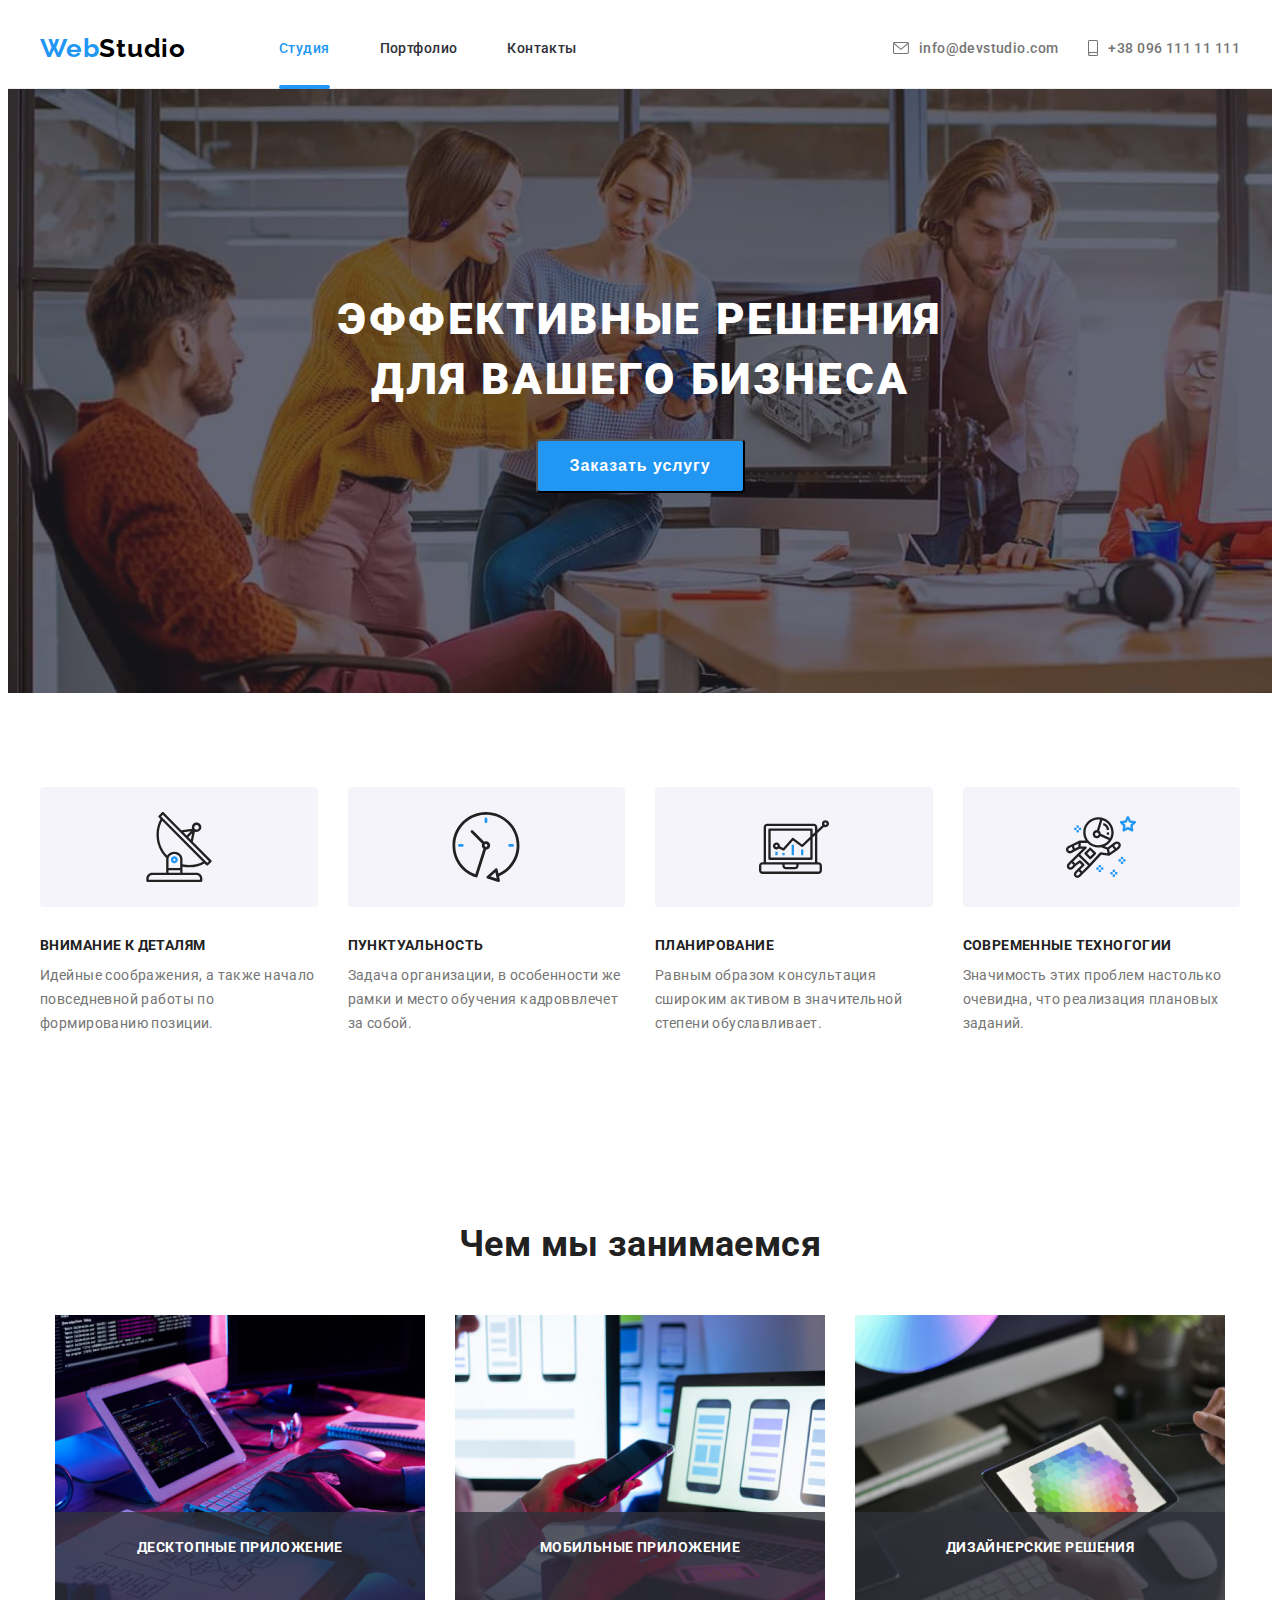
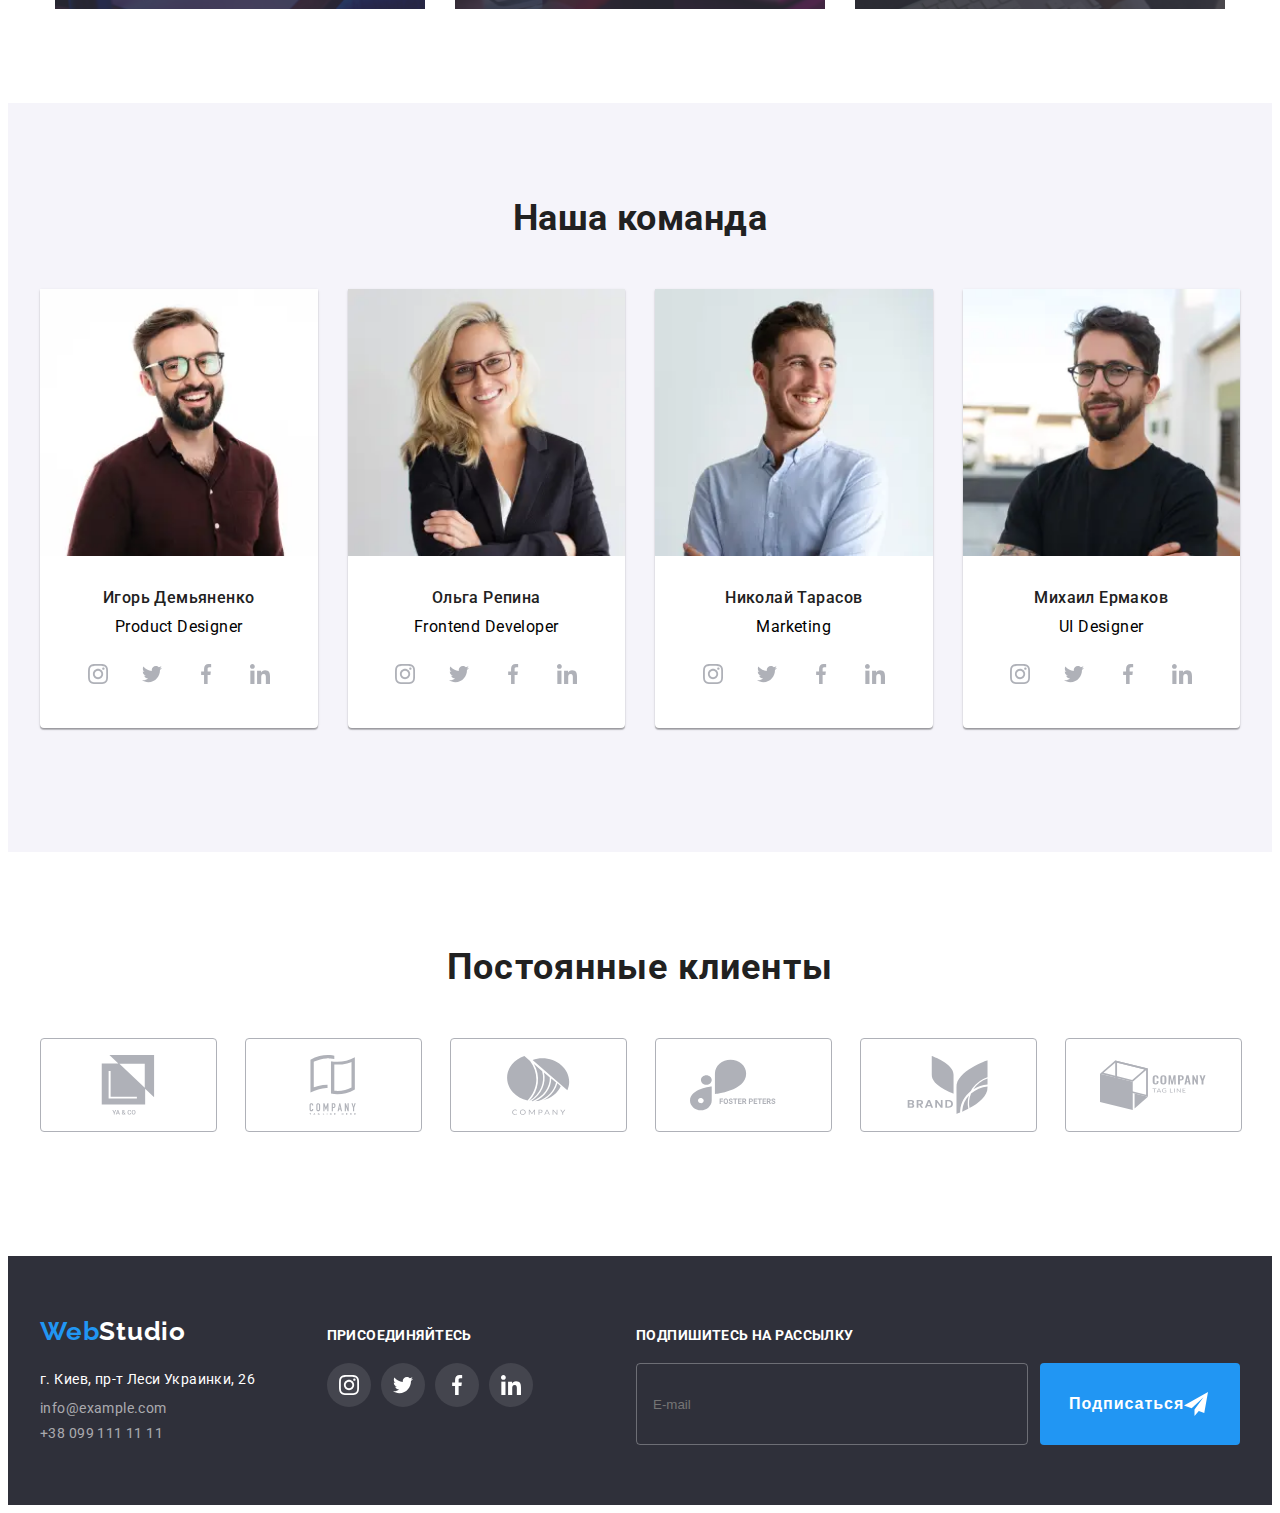
<file: index.html>
<!DOCTYPE html>
<html lang="en">
<head>
    <meta charset="UTF-8">
    <meta http-equiv="X-UA-Compatible" content="IE=edge">
    <meta name="viewport" content="width=device-width, initial-scale=1.0">
    <title>Document</title>
    <link rel="preconnect" href="https://fonts.googleapis.com">
<link rel="preconnect" href="https://fonts.gstatic.com" crossorigin>
<link href="https://fonts.googleapis.com/css2?family=Roboto:ital,wght@0,400;0,500;0,700;0,900;1,400;1,500;1,700;1,900&display=swap" rel="stylesheet">
<link rel="stylesheet" href="https://cdnjs.cloudflare.com/ajax/libs/modern-normalize/1.1.0/modern-normalize.min.css" integrity="sha512-wpPYUAdjBVSE4KJnH1VR1HeZfpl1ub8YT/NKx4PuQ5NmX2tKuGu6U/JRp5y+Y8XG2tV+wKQpNHVUX03MfMFn9Q==" crossorigin="anonymous" referrerpolicy="no-referrer" />
    
    <link rel="preconnect" href="https://fonts.googleapis.com">
    <link rel="preconnect" href="https://fonts.googleapis.com">
    <link rel="preconnect" href="https://fonts.gstatic.com" crossorigin>
    <link href="https://fonts.googleapis.com/css2?family=Raleway:wght@700&display=swap" rel="stylesheet">
    <link rel="stylesheet" href="./css/main.min.css">
<body class="body">
    <!-- header -->
   <header class="header-box">
       <div class="container flex">     
       <nav class="flex"><a href="" class="logo" lang="en">
        <span class="web">Web</span>Studio</a>
   <ul class="menu">
    <li class="menu__list-main"><a href="./index.html" class="menu__link-main currents">Студия</a></li>
    <li class="menu__list"><a href="./porfolio.html" class="link"> Портфолио</a></li>
    <li class="menu__list"> <a href="" class="link"> Контакты</a></li>
</ul>
    </nav>
    <button type="button" class="mob-menu" data-menu-open>
        <svg width="40px" height="40px" class="mob-menu__icon"><use href="./images/icons/sprite2.svg#mob-menu"></use></svg>
    </button>
        <ul class="menu-contact">
        <li class="menu-contact__list-left">
            <a href="" class="menu-contact__link">
                <svg class="header-icon icon-left" width="16" height="12"><use href="./images/icons/sprite.svg#icon-envelope"></use></svg>
info@devstudio.com</a></li>
        <li class="menu-contact__list"><a href="" class="menu-contact__link">
            <svg class="header-icon" width="10" height="16"><use href="./images/icons/sprite.svg#icon-smartphone"></use></svg>
       +38 096 111 11 111</a></li>
        
    </ul>
    </div>
    <div class="mobile-menu" data-menu>
        <div class="container mobile-menu__container">
        <button class="close-butt" data-menu-close>
            <svg width="40px" height="40px" class="mobile-menu__close-icon" ><use href="./images/icons/sprite2.svg#icon-close_40px"></use></svg>
        </button>
        
        <ul class="mobile-menu__nav">
            <li class="mobile-menu__list">
                <a href="" class="mobile-menu__link main">Студия</a></li>
            <li class="mobile-menu__list">
                <a href="./porfolio.html" class="mobile-menu__link">Портфолио</a></li>
            <li class="mobile-menu__list">
                <a href="" class="mobile-menu__link">Контакты</a></li>
        </ul>

        <ul class="mobile-menu__contact">
            <li class="mobile-menu__numb"><a href="" class="mobile-menu__link-numb">+38 096 111 11 11</a></li>
            <li class="mobile-menu__mail"><a href="" class="mobile-menu__link-mail">info@devstudio.com</a></li>
        </ul>
        <ul class="mobile__menu-social">
            <li class="mobile-menu__soc-list">
                <a href="" class="mobile-menu__soc-link">Instagram</a></li>
            <li class="mobile-menu__soc-list">
                <a href="" class="mobile-menu__soc-link">Twitter</a></li>
            <li class="mobile-menu__soc-list">
                <a href="" class="mobile-menu__soc-link">Facebook</a></li>
            <li class="mobile-menu__soc-list">
                <a href="" class="mobile-menu__soc-link">LinkedIn</a></li>
        </ul>
        </div>
    </div>
</header>


<main>
    <!-- ===========HERO============== -->

    <section class="main-title section">
        <div class="container">
        <h1 class="title">ЭФФЕКТИВНЫЕ РЕШЕНИЯ<br>ДЛЯ ВАШЕГО БИЗНЕСА </h1>
        <button type="button" class="button" data-modal-open>Заказать услугу</button>
        </div>
    </section>



<section class="section">
<div class="container">

    <ul class="about">
        <li class="list-about"> <div class="bloks"> <svg width="70" height="70"><use href="./images/icons/sprite.svg#icon-antenna1"></use></svg>
</div><h3 class="headlines">ВНИМАНИЕ К ДЕТАЛЯМ</h3>
           <p class="plist">Идейные соображения, а также начало повседневной работы по формированию позиции.</p></li>
            <li class="list-about"> <div class="bloks">
<svg width="70" height="70"><use href="./images/icons/sprite.svg#icon-clock2"></use></svg>
</div><h3 class="headlines">ПУНКТУАЛЬНОСТЬ</h3>
               <p class="plist">Задача организации, в особенности же рамки и место обучения кадроввлечет за собой.</p></li>
                <li class="list-about"> <div class="bloks"><svg width="70" height="70"><use href="./images/icons/sprite.svg#icon-diagram3" ></use></svg>
</div><h3 class="headlines">ПЛАНИРОВАНИЕ</h3>
                   <p class="plist"> Равным образом консультация сшироким активом в значительной степени обуславливает.</p></li>
                    <li class="list-about"> <div class="bloks"><svg width="70" height="70"><use href="./images/icons/sprite.svg#icon-astronaut4"></use></svg>
</div><h3 class="headlines">СОВРЕМЕННЫЕ ТЕХНОГОГИИ</h3>
                       <p class="plist"> Значимость этих проблем настолько очевидна, что реализация плановых заданий.</p></li>
    </ul>
    </div>
    </section>
    <!-- /* ===============WHAT WE DO================= */ -->
    <section class="section section-whatwedo">
        <div class="container">
    <h2 class="main-headlines">Чем мы занимаемся</h2>
    <ul class="images">
        <li class="img-list"><div class="relat">
            <picture>
                <source srcset="./images/occupation/img.jpg 1x, ./images/occupation/img@2x.jpg 2x" media="(min-width: 1200px)">
                <source srcset="./images/occupation/img1vb.webp 1x" media="(min-width: 1200px)"
                type="image/webp">
            <img src="#" alt="разработчик работает над проектом">
            </picture>
           <div class="absol"><p class="descrip">ДЕСКТОПНЫЕ ПРИЛОЖЕНИЕ</p></div></div></li>
        <li class="img-list"><div class="relat">
            <picture>
                <source srcset="./images/occupation/img2.jpg 1x, ./images/occupation/img2@2x.jpg 2x" media="(min-width: 1200px)">
                <source srcset="./images/occupation/img2vb.webp 1x" media="(min-width: 1200px)" type="image/webp">
                <img src="#" alt="дизайнеры работают над мобильным приложением">
            </picture>
           
            <div class="absol"><p class="descrip">МОБИЛЬНЫЕ ПРИЛОЖЕНИЕ</p></div></div></li>
        <li class="img-list"><div class="relat">
            <picture>
                <source srcset="./images/occupation/img3n.jpg 1x, ./images/occupation/img3_@2x.jpg 2x" media="(min-width: 1200px)">
                <source srcset="./images/occupation/img3vb.webp 1x" media="(min-width: 1200px)" type="image/webp">
                <img src="#" alt="креативный веб дизайнер выбирает цвет на планшете">
            </picture>
            
            
            <div class="absol"><p class="descrip">ДИЗАЙНЕРСКИЕ РЕШЕНИЯ</p></div></div></li>
    </ul>
    </div>
</section>

<!-- /* ==============TEAM============= */ -->
    <section class="our-team section">
        <div class="container">
        <h2 class="main-headlines-bot">Наша команда</h2>
        <ul class="all-employee">
            <li class="employee">
                <picture>
                    <source srcset="./images/team/igori/img-dasktop.webp 1x, ./images/team/igori/img-dasktop@2x.webp 2x"
                        media="(min-width: 1200px)">
                    <source srcset="./images/team/igori/igr.jpg 1x, ./images/team/igori/igr@2x.jpg 2x" media="(min-width: 1200px)">
                    <source srcset="./images/team/igori/img-tablet.webp 1x, ./images/team/igori/img-tablet@2x.webp 2x"
                        media="(min-width: 768px)">
                    <source srcset="./images/team/igori/img-tabl.jpg 1x, ./images/team/igori/img-tabl@2x.jpg 2x" media="(min-width: 768px)">
                    <source srcset="./images/team/igori/img-mobile.webp 1x, ./images/team/igori/img-mobile@2x.webp 2x"
                        media="(max-width: 767px)">
                    <source srcset="./images/team/igori/img-mobile.jpg 1x, ./images/team/igori/img-mobile@2x.jpg 2x" media="(max-width: 767px)">
                <img src="#" alt="Product Designer" class="img-developer">
                </picture>
                <div class="cards-work"><h3 class="workers">Игорь Демьяненко</h3>
       <p class="positions">Product Designer</p><ul class="box-icons"><li class="social-link" ><a class="social-link-team" href=""><svg class="social-icon-team" height="20" width="20"><use href="./images/icons/sprite.svg#icon-instagram1"></use></svg></a></li>
    <li  class="social-link"><a href="" class="social-link-team"><svg class="social-icon-team" height="20" width="20"><use href="./images/icons/sprite.svg#icon-twitter2"></use></svg></a></li>
    <li  class="social-link"><a href="" class="social-link-team"><svg class="social-icon-team" height="20" width="20"><use href="./images/icons/sprite.svg#icon-facebook3"></use></svg></a></li>
    <li  class="social-link"><a href="" class="social-link-team"><svg class="social-icon-team" height="20" width="20"><use href="./images/icons/sprite.svg#icon-linkedin4"></use></svg></a></li></ul>
</div>
</li>

        <li class="employee">
        <picture>
            <source srcset="./images/team/olga/img-dasktop.webp 1x, ./images/team/olga/img-dasktop@2x.webp 2x"
                media="(min-width: 1200px)">
            <source srcset="./images/team/olga/img-dasktop.jpg 1x, ./images/team/olga/img-dasktop@2x.jpg 2x" media="(min-width: 1200px)">
            <source srcset="./images/team/olga/img-tablet.webp 1x, ./images/team/olga/img-tablet@2x.webp 2x"
                media="(min-width: 768px)">
            <source srcset="./images/team/olga/img.jpg 1x, ./images/team/olga/img@2x.jpg 2x" media="(min-width: 768px)">
        <source srcset="./images/team/olga/img-mobile.webp 1x, ./images/team/olga/img-mobile@2x.webp 2x"
            media="(max-width: 767px)">
            <source srcset="./images/team/olga/img-mobile.jpg 1x, ./images/team/olga/img-mobile@2x.jpg 2x" media="(max-width: 767px)">
            <img src="#" alt="Product Designer" class="img-developer">
        </picture>
            <div class="cards-work">
          <h3 class="workers">Ольга Репина</h3><p class="positions">Frontend Developer</p>
          <ul class="box-icons">
            <li class="social-link"><a class="social-link-team" href=""><svg class="social-icon-team" height="20" width="20"><use href="./images/icons/sprite.svg#icon-instagram1"></use></svg></a></li>
            <li class="social-link"><a class="social-link-team" href=""><svg class="social-icon-team" height="20" width="20"><use href="./images/icons/sprite.svg#icon-twitter2"></use></svg></a></li>
            <li class="social-link"><a class="social-link-team" href=""><svg class="social-icon-team" height="20" width="20"><use href="./images/icons/sprite.svg#icon-facebook3"></use></svg></a></li>
            <li class="social-link"><a class="social-link-team" href=""><svg class="social-icon-team" height="20" width="20"><use href="./images/icons/sprite.svg#icon-linkedin4"></use></svg></a></li>
          </ul>
        </div>
    </li>
        <li class="employee">
            
            <picture>
                <source srcset="./images/team/nicolai/img-dasktop.webp 1x, ./images/team/nicolai/img-dasktop@2x.webp 2x"
                    media="(min-width: 1200px)">
                <source srcset="./images/team/nicolai/img-dasktop.jpg 1x, ./images/team/nicolai/img-dasktop@2x.jpg 2x" media="(min-width: 1200px)">
            <source srcset="./images/team/nicolai/img-tablet.webp 1x, ./images/team/nicolai/img-tablet@2x.webp 2x"
                media="(min-width: 768px)">
                <source srcset="./images/team/nicolai/img-tablet.jpg 1x, ./images/team/nicolai/img-tablet@2x.jpg 2x" media="(min-width: 768px)">
                <source srcset="./images/team/nicolai/img-mobile.webp 1x, ./images/team/nicolai/img-mobile@2x.webp 2x"
                    media="(max-width: 767px)">
                <source srcset="./images/team/nicolai/img-mobile.jpg 1x, ./images/team/nicolai/img-mobile@2x.jpg 2x" media="(max-width: 767px)">
               
                <img src="#" alt="Product Designer" class="img-developer">
            </picture>
                <div class="cards-work">
             <h3 class="workers">Николай Тарасов</h3><p class="positions">Marketing</p><ul class="box-icons">
                 <li class="social-link"><a class="social-link-team" href=""><svg class="social-icon-team" height="20" width="20">
                        <use href="./images/icons/sprite.svg#icon-instagram1"></use>
                    </svg></a></li>
                <li class="social-link"><a class="social-link-team" href=""><svg class="social-icon-team" height="20" width="20">
                        <use href="./images/icons/sprite.svg#icon-twitter2"></use>
                    </svg></a></li>
                <li class="social-link"><a class="social-link-team" href=""><svg class="social-icon-team" height="20" width="20">
                        <use href="./images/icons/sprite.svg#icon-facebook3"></use>
                    </svg></a></li>
                <li class="social-link"><a class="social-link-team" href=""><svg class="social-icon-team" height="20" width="20">
                        <use href="./images/icons/sprite.svg#icon-linkedin4"></use>
                    </svg></a></li>
             </ul>
</div>
    
</li>
        <li class="employee">
           
                <picture>
                    <source srcset="./images/team/mihail/img-dasktop.webp 1x, ./images/team/mihail/img-dasktop@2x.webp 2x"
                        media="(min-width: 1200px)">
                    <source srcset="./images/team/mihail/img-dasktop.jpg 1x, ./images/team/mihail/img-desktop@2x.jpg 2x" media="(min-width: 1200px)">
                    <source srcset="./images/team/mihail/img-tablet.webp 1x, ./images/team/mihail/img-tablet@2x.webp 2x"
                        media="(min-width: 768px)">
                    <source srcset="./images/team/mihail/img-tablet.jpg 1x, ./images/team/mihail/img-tablet@2x.jpg 2x" media="(min-width: 768px)">
                    <source srcset="./images/team/mihail/img-mobile.webp 1x, ./images/team/mihail/img-mobile@2x.webp 2x"
                        media="(max-width: 767px)">
                    <source srcset="./images/team/mihail/img-mobile.jpg 1x, ./images/team/mihail/img-mobile@2x.jpg 2x" media="(max-width: 767px)">
                   
                    <img src="#" alt="Product Designer" class="img-developer">
                </picture>
                <div class="cards-work">
              <h3 class="workers">Михаил Ермаков</h3><p class="positions">UI Designer</p><ul class="box-icons">
                  <li class="social-link"><a class="social-link-team" href=""><svg class="social-icon-team" height="20" width="20">
                        <use href="./images/icons/sprite.svg#icon-instagram1"></use>
                    </svg></a></li>
            <li class="social-link"><a class="social-link-team" href=""><svg class="social-icon-team" height="20" width="20">
                    <use href="./images/icons/sprite.svg#icon-twitter2"></use>
                </svg></a></li>
        <li class="social-link"><a class="social-link-team" href=""><svg class="social-icon-team" height="20" width="20">
                <use href="./images/icons/sprite.svg#icon-facebook3"></use>
            </svg></a></li>
    <li class="social-link"><a class="social-link-team" href=""><svg class="social-icon-team" height="20" width="20">
            <use href="./images/icons/sprite.svg#icon-linkedin4"></use>
        </svg></a></li></ul>
            </div>
    </li>

        </ul>
        </div>
    </section>
    <!-- ============================CLIENTS============================ -->
    <section class="section">
        <div class="container">
            <h2 class="hclient">Постоянные клиенты</h2>
<ul class="client-flex"><li class="client-list"><a class="client-link" href=""><svg class="client-icon" width="106" height="60"><use href="./images/icons/sprite2.svg#icon-group" ></use></svg></a></li>
<li class="client-list"><a class="client-link" href=""><svg class="client-icon" width="106" height="60"><use href="./images/icons/sprite2.svg#icon-group2" ></use></svg></a></li>
<li class="client-list"><a class="client-link" href=""><svg class="client-icon" width="106" height="60"><use href="./images/icons/sprite2.svg#icon-group3"></use></svg></a></li>
<li class="client-list"><a class="client-link" href=""><svg class="client-icon" width="106" height="60"><use href="./images/icons/sprite2.svg#icon-group4"></use></svg></a></li>
<li class="client-list"><a class="client-link" href=""><svg class="client-icon" width="106" height="60"><use href="./images/icons/sprite2.svg#icon-group5"></use></svg></a></li>
<li class="client-list"><a class="client-link" href=""><svg class="client-icon" width="106" height="60"><use href="./images/icons/sprite2.svg#icon-group6"></use></svg></a></li></ul>
        </div>
    </section>
</main>
<!-- /* ==================FOOTER====================== */ -->
    <footer class="footer">
        <div class="container footer__flex">
            <div class="footer-nav">
        <a href="" class="logodown" lang="en">
            <span class="web">Web</span>Studio</a>
<address>
    <ul class="footer-list">
<li class="footer__list"><a class="footer__address" href="https://goo.gl/maps/vd5sE5UWaFMjiasX9">г. Киев, пр-т Леси Украинки, 26</a></li>
 <li class="footer__list"><a href="" class="footer__linknav">info@example.com</a></li>  
<li class="footer__list"> <a href="" class="footer__linknav"> +38 099 111 11 11</a></li>
</ul>
</address>
</div>
<div class="footer__social">
    <h2 class="footer__social-h">ПРИСОЕДИНЯЙТЕСЬ</h2>
    <ul class="footer__ul-flex">
    <li class="footer__social-list">
        <a class="footer__social-link" href=""><svg class="footer__social-icon" height="20" width="20"><use href="./images/icons/sprite.svg#icon-instagram1"></use></svg></a></li>
    <li class="footer__social-list">
        <a class="footer__social-link" href=""><svg class="footer__social-icon" height="20" width="20"><use href="./images/icons/sprite.svg#icon-twitter2"></use></svg></a></li>
    <li class="footer__social-list">
        <a class="footer__social-link" href=""><svg class="footer__social-icon" height="20" width="20"><use href="./images/icons/sprite.svg#icon-facebook3"></use></svg></a></li>
    <li class="footer__social-list">
        <a class="footer__social-link" href=""><svg class="footer__social-icon" height="20" width="20"><use href="./images/icons/sprite.svg#icon-linkedin4"></use></svg></a></li></ul>
</div>
<div class="footer-form__wrapper">
<form action="footer-form">
    <b class="footer-form__b">Подпишитесь на рассылку</b>
    <span class="footer-form__span">
        <input type="email" name="user-email"  required placeholder="E-mail" class="footer-form__imput">
        <button type="submit" class="footer-button">Подписаться
            <svg width="24" height="24"><use href="./images/icons/sprite.svg#icon-icon-send"></use></svg>
        </button>
    </span>
</form>
</div>
</div>
    </footer>
<!-- ===================END FOOTER================ -->
<div class="backdrop is-hidden" data-modal>
<div class="modal">
    <button type="button" class="close-button" data-modal-close><svg height="18" width="18" class="close-icon">
        <use href=./images/icons/sprite.svg#icon-close-black-18dp-2-1></use>
    </svg>
        </button>
            <b class="modal-title">Оставьте свои данные, мы вам перезвоним</b>
            <form  class="modal-form">
           
               
                <label for="input-name" class="modal-form__text"> Имя
                   <span class="modal-form__input-wrapper">
                <input type="text" id="input-name" name="user-name" class="modal-form__input" minlength="2">
        <svg height="18" width="18" class="modal-form__icon">
            <use href=./images/icons/sprite.svg#icon-person-black-18dp-1></use>
        </svg>
    </span>
         </label>
            <label for="input-phone" class="modal-form__text"> Телефон
                <span class="modal-form__input-wrapper">
                    <input type="text" id="input-phone"  name="user-form" class="modal-form__input"
                     title="096-111-11-11"
                    required>
                    <svg height="18" width="18" class="modal-form__icon">
                        <use href=./images/icons/sprite.svg#icon-phone-black-18dp-1></use>
                    </svg>
                </span>
            </label>

        <label for="input-email" class="modal-form__text">Почта
            <span class="modal-form__input-wrapper">
                <input type="text" id="input-email" name="user-email"
                 class="modal-form__input" required>
                <svg height="18" width="18" class="modal-form__icon">
                    <use href=./images/icons/sprite.svg#icon-email-black-18dp-1></use>
                </svg>
            </span>
        </label>
        <label  class="modal-form__text"> Комментарий
         <textarea name="user-comment"  class="modal-form__comment" placeholder="Введите текст"></textarea>
               
        
        </label>
       <input type="checkbox" name="submit" id="accept-policy" class="modal-checkbox visual-hiden">
        <label for="accept-policy" class="modal-checkbox-label">Соглашаюсь с рассылкой и принимаю&nbsp;
              <a href="" class="modal-form__link"> Условия договора</a></label>
             <button type="submit" class="modal-form__btn">Отправить</button>

        </form>
        
       </div>
</div>
<script src="./js/menu.js"></script>
<script src="./js/modal.js"></script>
</body>
</html>
</file>
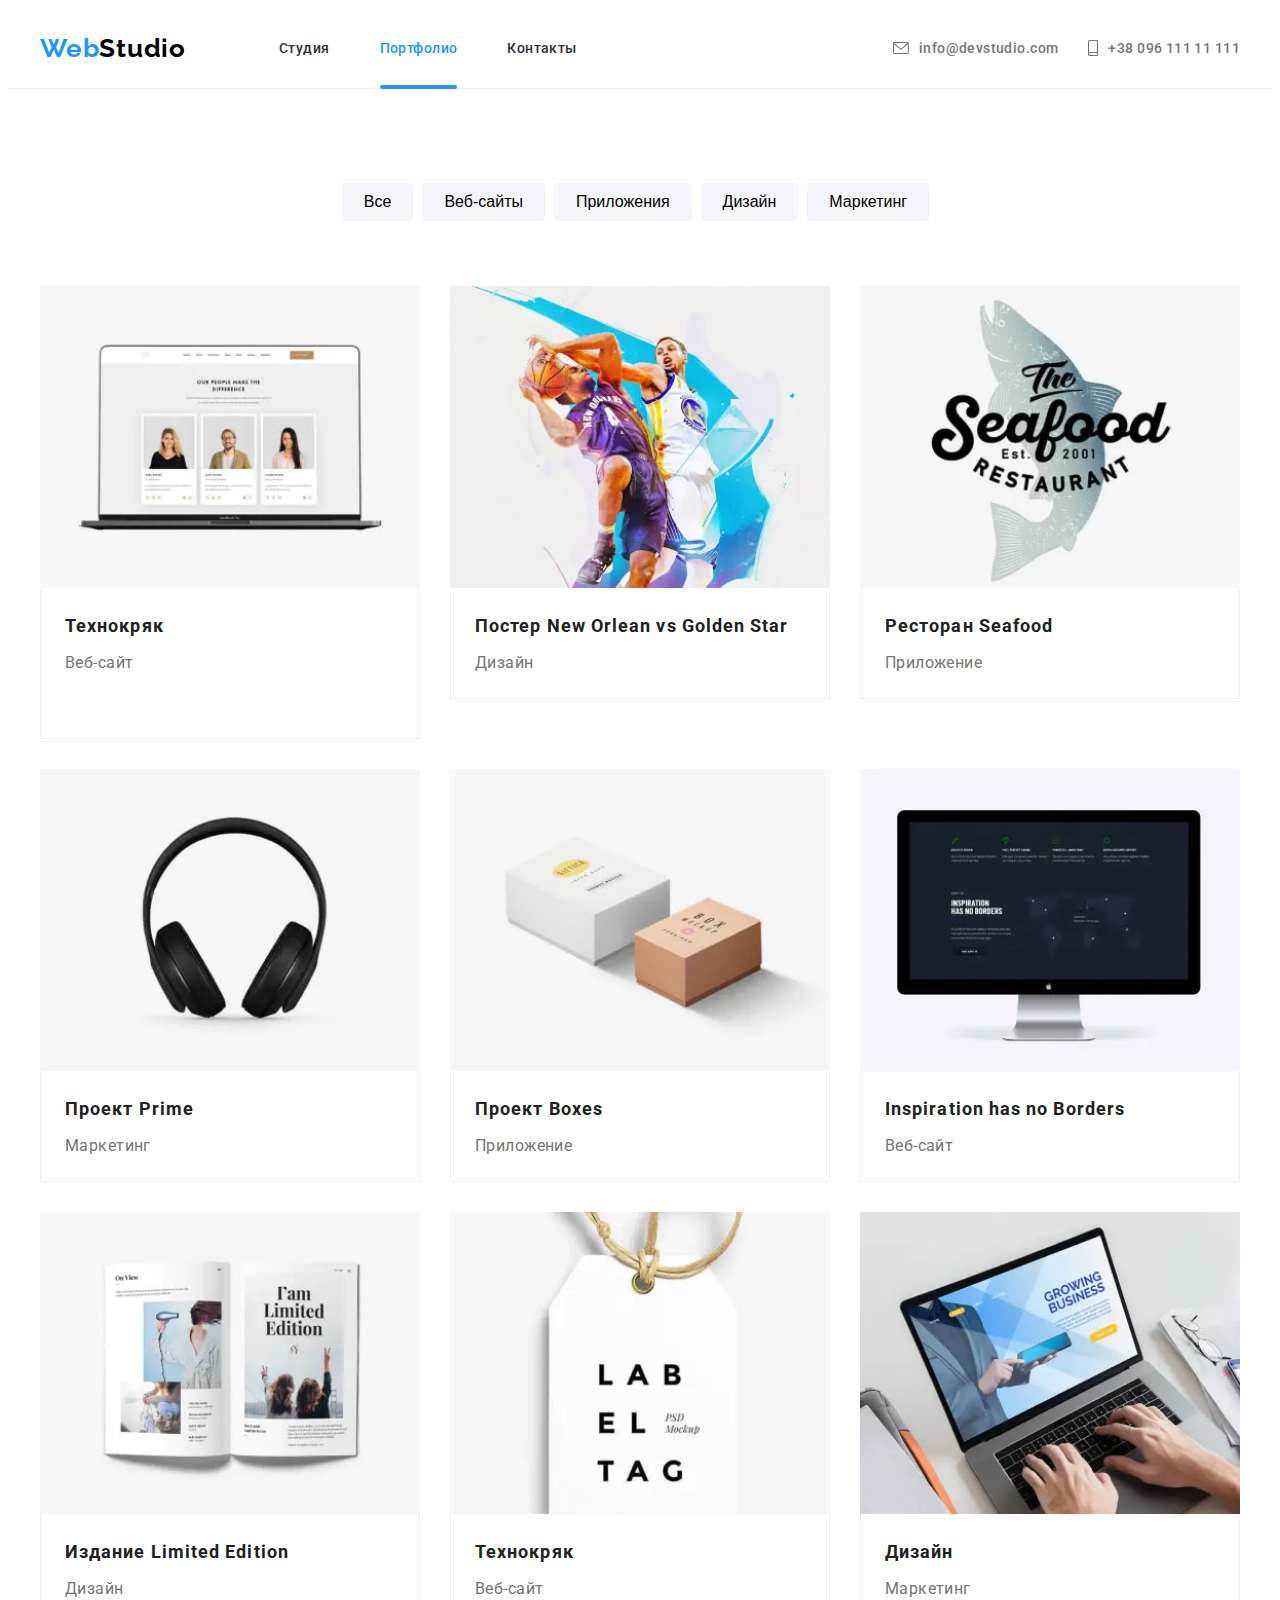
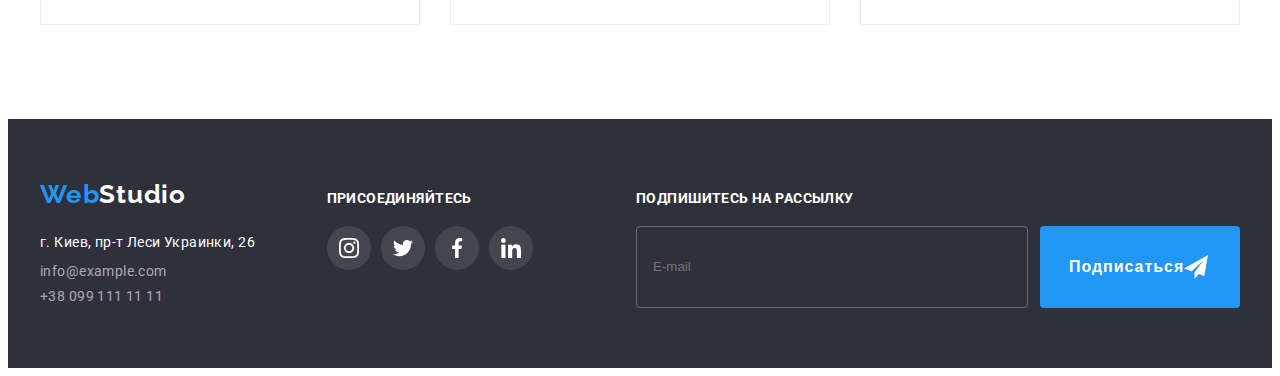
<file: porfolio.html>
<!DOCTYPE html>
<html lang="en">
<head>
    <meta charset="UTF-8">
    <meta http-equiv="X-UA-Compatible" content="IE=edge">
    <meta name="viewport" content="width=device-width, initial-scale=1.0">
    <title>Document</title>
    <link rel="preconnect" href="https://fonts.googleapis.com">
    <link rel="preconnect" href="https://fonts.gstatic.com" crossorigin>
    <link href="https://fonts.googleapis.com/css2?family=Roboto:ital,wght@0,400;0,500;0,700;0,900;1,400;1,500;1,700;1,900&display=swap" rel="stylesheet">
      
        <link rel="preconnect" href="https://fonts.googleapis.com">
        <link rel="preconnect" href="https://fonts.googleapis.com">
        <link rel="preconnect" href="https://fonts.gstatic.com" crossorigin>
        <link href="https://fonts.googleapis.com/css2?family=Raleway:wght@700&display=swap" rel="stylesheet">
    <link rel="stylesheet" href="https://cdnjs.cloudflare.com/ajax/libs/modern-normalize/1.1.0/modern-normalize.min.css"
        integrity="sha512-wpPYUAdjBVSE4KJnH1VR1HeZfpl1ub8YT/NKx4PuQ5NmX2tKuGu6U/JRp5y+Y8XG2tV+wKQpNHVUX03MfMFn9Q=="
        crossorigin="anonymous" referrerpolicy="no-referrer" />
 <link rel="stylesheet" href="./css/main.min.css">
    <body class="body">
    <header class="header-box">
        <div class="container flex">
            <nav class="flex"><a href="" class="logo" lang="en">
                    <span class="web">Web</span>Studio</a>
                <ul class="menu">
                    <li class="menu__list-main"><a href="./index.html" class="link">Студия</a></li>
                    <li class="menu__list"><a href="./porfolio.html" class="menu__link-main currents"> Портфолио</a></li>
                    <li class="menu__list"> <a href="" class="link"> Контакты</a></li>
                </ul>
            </nav>
            <button type="button" class="mob-menu" data-menu-open>
                <svg width="40px" height="40px" class="mob-menu__icon">
                    <use href="./images/icons/sprite2.svg#mob-menu"></use>
                </svg>
            </button>
            <ul class="menu-contact">
                <li class="menu-contact__list-left">
                    <a href="" class="menu-contact__link">
                        <svg class="header-icon icon-left" width="16" height="12">
                            <use href="./images/icons/sprite.svg#icon-envelope"></use>
                        </svg>
                        info@devstudio.com</a>
                </li>
                <li class="menu-contact__list"><a href="" class="menu-contact__link">
                        <svg class="header-icon" width="10" height="16">
                            <use href="./images/icons/sprite.svg#icon-smartphone"></use>
                        </svg>
                        +38 096 111 11 111</a></li>
    
            </ul>
        </div>
        <div class="mobile-menu" data-menu>
            <div class="container mobile-menu__container">
                <button class="close-butt" data-menu-close>
                    <svg width="40px" height="40px" class="mobile-menu__close-icon">
                        <use href="./images/icons/sprite2.svg#icon-close_40px"></use>
                    </svg>
                </button>
    
                <ul class="mobile-menu__nav">
                    <li class="mobile-menu__list">
                        <a href="./index.html" class="mobile-menu__link">Студия</a>
                    </li>
                    <li class="mobile-menu__list">
                        <a href="" class="mobile-menu__link main">Портфолио</a>
                    </li>
                    <li class="mobile-menu__list">
                        <a href="" class="mobile-menu__link">Контакты</a>
                    </li>
                </ul>
    
                <ul class="mobile-menu__contact">
                    <li class="mobile-menu__numb"><a href="" class="mobile-menu__link-numb">+38 096 111 11 11</a></li>
                    <li class="mobile-menu__mail"><a href="" class="mobile-menu__link-mail">info@devstudio.com</a></li>
                </ul>
                <ul class="mobile__menu-social">
                    <li class="mobile-menu__soc-list">
                        <a href="" class="mobile-menu__soc-link">Instagram</a>
                    </li>
                    <li class="mobile-menu__soc-list">
                        <a href="" class="mobile-menu__soc-link">Twitter</a>
                    </li>
                    <li class="mobile-menu__soc-list">
                        <a href="" class="mobile-menu__soc-link">Facebook</a>
                    </li>
                    <li class="mobile-menu__soc-list">
                        <a href="" class="mobile-menu__soc-link">LinkedIn</a>
                    </li>
                </ul>
            </div>
        </div>
    </header>
 <main>
     <!-- =================HERO===================== -->
     <section class="section portfolio-nav">
         <div class="container">
     <ul class="btns">
         <li class="btns-list"> <button type="button" class="button-port">
            Все</button></li>
        <li class="btns-list"><button type="button" class="button-port">
            Веб-сайты</button></li>
        <li class="btns-list"><button type="button" class="button-port">
            Приложения</button></li>
        <li class="btns-list"><button type="button" class="button-port">
            Дизайн</button></li>
        <li class="btns-list"><button type="button" class="button-port">
            Маркетинг</button></li>
     </ul>

     <ul class="card">
         <li class="card__list"><a class="card__link" href=""><div class="card__wrapper">
            <picture>
                <source srcset="./images/portfolio/tehnocreac/img-desktop.webp 1x, ./images/portfolio/tehnocreac/img-desktop@2x.webp 2x"
                    media="(min-width: 1200px)">
                <source srcset="./images/portfolio/tehnocreac/img-desktop.jpg 1x, ./images/portfolio/tehnocreac/img-desktop@2x.jpg 2x"
                    media="(min-width: 1200px)">
                <source srcset="./images/portfolio/tehnocreac/img-tablet.webp 1x, ./images/portfolio/tehnocreac/img-tablet@2x.webp 2x"
                    media="(min-width: 768px)">
                <source srcset="./images/portfolio/tehnocreac/img-tablet.jpg 1x, ./images/portfolio/tehnocreac/img-tablet@2x.jpg 2x"
                    media="(min-width: 768px)">
                <source srcset="./images/portfolio/tehnocreac/img-mobile.webp 1x, ./images/portfolio/tehnocreac/img-mobile@2x.webp 2x"
                    media="(max-width: 767px)">
                <source srcset="./images/portfolio/tehnocreac/img-mobile.jpg 1x, ./images/portfolio/tehnocreac/img-mobile@2x.jpg 2x"
                    media="(max-width: 767px)">
            
                <img src="#" alt="ноутбук" class="img-markt">
            </picture>
          
            <p class="card__overlay">Технокряк это современная площадка распространения коронавируса. Компании используют эту платформу для цифрового
        шпионажа и атак на защищённые сервера конкурентов.</p>
    </div><div class="card__describe cool"> <h3 class="card__sup-title">Технокряк</h3> <p class="
card__description">Веб-сайт</p> </div></a></li>
        <li class="card__list"><a class="card__link" href="">
                <div class="card__wrapper">
                <picture>
                    <source srcset="./images/portfolio/new-orlean/img-desktop.webp 1x, ./images/portfolio/new-orlean/img-desktop@2x.webp 2x"
                        media="(min-width: 1200px)">
                    <source srcset="./images/portfolio/new-orlean/img-desktop.jpg 1x, ./images/portfolio/new-orlean/img-desktop@2x.jpg 2x"
                        media="(min-width: 1200px)">
                    <source srcset="./images/portfolio/new-orlean/img-tablet.webp 1x, ./images/portfolio/new-orlean/img-tablet@2x.webp 2x"
                        media="(min-width: 768px)">
                    <source srcset="./images/portfolio/new-orlean/img-tablet.jpg 1x, ./images/portfolio/new-orlean/img-tablet@2x.jpg 2x"
                        media="(min-width: 768px)">
                    <source srcset="./images/portfolio/new-orlean/img-mobile.webp 1x, ./images/portfolio/new-orlean/img-mobile@2x.webp 2x"
                        media="(max-width: 767px)">
                    <source srcset="./images/portfolio/new-orlean/img-mobile.jpg 1x, ./images/portfolio/new-orlean/img-mobile@2x.jpg 2x"
                        media="(max-width: 767px)">
                
                    <img src="#" alt="Постер New Orlean vs Golden Star" class="img-markt">
                </picture>
                  
                    <p class="card__overlay">Технокряк это современная площадка распространения коронавируса. Компании используют эту
                        платформу для цифрового
                        шпионажа и атак на защищённые сервера конкурентов.</p>
                </div>
                <div class="card__describe">
                    <h3 class="card__sup-title">Постер New Orlean vs Golden Star</h3>
                <p class="
                card__description">Дизайн</p>
                </div>
            </a></li>
        <li class="card__list"><a class="card__link" href="">
                <div class="card__wrapper">
                <picture>
                    <source srcset="./images/portfolio/seafood/img-desktop.webp 1x, ./images/portfolio/seafood/img-desktop@2x.webp 2x"
                        media="(min-width: 1200px)">
                    <source srcset="./images/portfolio/seafood/img-desktop.jpg 1x, ./images/portfolio/seafood/img-desktop@2x.jpg 2x"
                        media="(min-width: 1200px)">
                    <source srcset="./images/portfolio/seafood/img-tablet.webp 1x, ./images/portfolio/seafood/img-tablet@2x.webp 2x"
                        media="(min-width: 768px)">
                    <source srcset="./images/portfolio/seafood/img-tablet.jpg 1x, ./images/portfolio/seafood/img-tablet@2x.jpg 2x"
                        media="(min-width: 768px)">
                    <source srcset="./images/portfolio/seafood/img-mobile.webp 1x, ./images/portfolio/seafood/img-mobile@2x.webp 2x"
                        media="(max-width: 767px)">
                    <source srcset="./images/portfolio/seafood/img-mobile.jpg 1x, ./images/portfolio/seafood/img-mobile@2x.jpg 2x"
                        media="(max-width: 767px)">
                
                    <img src="#" alt="Ресторан Seafood на фоне рыбы" class="img-markt">
                </picture>
                
                    <p class="card__overlay">Технокряк это современная площадка распространения коронавируса. Компании используют эту
                        платформу для цифрового
                        шпионажа и атак на защищённые сервера конкурентов.</p>
                </div>
                <div class="card__describe">
                <h3 class="card__sup-title">Ресторан Seafood</h3>
                <p class="
                card__description">Приложение</p>
                </div>
            </a></li>
        <li class="card__list"><a class="card__link" href="">
                <div class="card__wrapper">
                <picture>
                    <source srcset="./images/portfolio/prime/img-desktop.webp 1x, ./images/portfolio/prime/img-desktop@2x.webp 2x"
                        media="(min-width: 1200px)">
                    <source srcset="./images/portfolio/prime/img-desktop.jpg 1x, ./images/portfolio/prime/img-desktop@2x.jpg 2x"
                        media="(min-width: 1200px)">
                    <source srcset="./images/portfolio/prime/img-tablet.webp 1x, ./images/portfolio/prime/img-tablet@2x.webp 2x"
                        media="(min-width: 768px)">
                    <source srcset="./images/portfolio/prime/img-tablet.jpg 1x, ./images/portfolio/prime/img-tablet@2x.jpg 2x"
                        media="(min-width: 768px)">
                    <source srcset="./images/portfolio/prime/img-mobile.webp 1x, ./images/portfolio/prime/img-mobile@2x.webp 2x"
                        media="(max-width: 767px)">
                    <source srcset="./images/portfolio/prime/img-mobile.jpg 1x, ./images/portfolio/prime/img-mobile@2x.jpg 2x"
                        media="(max-width: 767px)">
                
                    <img src="#" alt="наушники" class="img-markt">
                </picture>
                   
                    <p class="card__overlay">Технокряк это современная площадка распространения коронавируса. Компании используют эту
                        платформу для цифрового
                        шпионажа и атак на защищённые сервера конкурентов.</p>
                </div>
                <div class="card__describe">
                <h3 class="card__sup-title">Проект Prime</h3>
                <p class="
                card__description">Маркетинг</p>
                </div>
            </a></li>
        <li class="card__list"><a class="card__link" href="">
                <div class="card__wrapper">
                <picture>
                    <source srcset="./images/portfolio/boxes/img-desktop.webp 1x, ./images/portfolio/boxes/img-desktop@2x.webp 2x"
                        media="(min-width: 1200px)">
                    <source srcset="./images/portfolio/boxes/img-desktop.jpg 1x, ./images/portfolio/boxes/img-desktop@2x.jpg 2x"
                        media="(min-width: 1200px)">
                    <source srcset="./images/portfolio/boxes/img-tablet.webp 1x, ./images/portfolio/boxes/img-tablet@2x.webp 2x"
                        media="(min-width: 768px)">
                    <source srcset="./images/portfolio/boxes/img-tablet.jpg 1x, ./images/portfolio/boxes/img-tablet@2x.jpg 2x"
                        media="(min-width: 768px)">
                    <source srcset="./images/portfolio/boxes/img-mobile.webp 1x, ./images/portfolio/boxes/img-mobile@2x.webp 2x"
                        media="(max-width: 767px)">
                    <source srcset="./images/portfolio/boxes/img-mobile.jpg 1x, ./images/portfolio/boxes/img-mobile@2x.jpg 2x"
                        media="(max-width: 767px)">
                
                    <img src="#" alt="два ящика" class="img-markt">
                </picture>
                 
                    <p class="card__overlay">Технокряк это современная площадка распространения коронавируса. Компании используют эту
                        платформу для цифрового
                        шпионажа и атак на защищённые сервера конкурентов.</p>
                </div>
                <div class="card__describe">
                <h3 class="card__sup-title">Проект Boxes</h3>
                <p class="card__description">Приложение</p>
                </div>
            </a></li>
        <li class="card__list"><a class="card__link" href="">
                <div class="card__wrapper">
                <picture>
                    <source srcset="./images/portfolio/noborders/img-desktop.webp 1x, ./images/portfolio/noborders/img-desktop@2x.webp 2x"
                        media="(min-width: 1200px)">
                    <source srcset="./images/portfolio/noborders/img-desktop.jpg 1x, ./images/portfolio/noborders/img-desktop@2x.jpg 2x"
                        media="(min-width: 1200px)">
                    <source srcset="./images/portfolio/noborders/img-tablet.webp 1x, ./images/portfolio/noborders/img-tablet@2x.webp 2x"
                        media="(min-width: 768px)">
                    <source srcset="./images/portfolio/noborders/img-tablet.jpg 1x, ./images/portfolio/noborders/img-tablet@2x.jpg 2x"
                        media="(min-width: 768px)">
                    <source srcset="./images/portfolio/noborders/img-mobile.webp 1x, ./images/portfolio/noborders/img-mobile@2x.webp 2x"
                        media="(max-width: 767px)">
                    <source srcset="./images/portfolio/noborders/img-mobile.jpg 1x, ./images/portfolio/noborders/img-mobile@2x.jpg 2x"
                        media="(max-width: 767px)">
                
                    <img src="#" alt="монитор" class="img-markt">
                </picture>
                  
                    <p class="card__overlay">Технокряк это современная площадка распространения коронавируса. Компании используют эту
                        платформу для цифрового
                        шпионажа и атак на защищённые сервера конкурентов.</p>
                </div>
                <div class="card__describe">
                    <h3 class="card__sup-title">Inspiration has no Borders</h3>
                    <p class="
        card__description">Веб-сайт</p>
                </div>
            </a></li>
        <li class="card__list"><a class="card__link" href="">
                <div class="card__wrapper">
                <picture>
                    <source srcset="./images/portfolio/limitededition/img-desktop.webp 1x, ./images/portfolio/limitededition/img-desktop@2x.webp 2x"
                        media="(min-width: 1200px)">
                    <source srcset="./images/portfolio/limitededition/img-desktop.jpg 1x, ./images/portfolio/limitededition/img-desktop@2x.jpg 2x"
                        media="(min-width: 1200px)">
                    <source srcset="./images/portfolio/limitededition/img-tablet.webp 1x, ./images/portfolio/limitededition/img-tablet@2x.webp 2x"
                        media="(min-width: 768px)">
                    <source srcset="./images/portfolio/limitededition/img-tablet.jpg 1x, ./images/portfolio/limitededition/img-tablet@2x.jpg 2x"
                        media="(min-width: 768px)">
                    <source srcset="./images/portfolio/limitededition/img-mobile.webp 1x, ./images/portfolio/limitededition/img-mobile@2x.webp 2x"
                        media="(max-width: 767px)">
                    <source srcset="./images/portfolio/limitededition/img-mobile.jpg 1x, ./images/portfolio/limitededition/img-mobile@2x.jpg 2x"
                        media="(max-width: 767px)">
                
                    <img src="#" alt="book" class="img-markt">
                </picture>
                   
                    <p class="card__overlay">Технокряк это современная площадка распространения коронавируса. Компании используют эту
                        платформу для цифрового
                        шпионажа и атак на защищённые сервера конкурентов.</p>
                </div>
                <div class="card__describe">
                <h3 class="card__sup-title">Издание Limited Edition</h3>
                <p class="
                card__description">Дизайн</p>
                </div>
            </a></li>
        <li class="card__list"><a class="card__link" href="">
                <div class="card__wrapper">
                    <picture>
                        <source srcset="./images/portfolio/lab/img-desktop.webp 1x, ./images/portfolio/lab/img-desktop@2x.webp 2x"
                            media="(min-width: 1200px)">
                        <source srcset="./images/portfolio/lab/img-desktop.jpg 1x, ./images/portfolio/lab/img-desktop@2x.jpg 2x"
                            media="(min-width: 1200px)">
                        <source srcset="./images/portfolio/lab/img-tablet.webp 1x, ./images/portfolio/lab/img-tablet@2x.webp 2x"
                            media="(min-width: 768px)">
                        <source srcset="./images/portfolio/lab/img-tablet.jpg 1x, ./images/portfolio/lab/img-tablet@2x.jpg 2x"
                            media="(min-width: 768px)">
                        <source srcset="./images/portfolio/lab/img-mobile.webp 1x, ./images/portfolio/lab/img-mobile@2x.webp 2x"
                            media="(max-width: 767px)">
                        <source srcset="./images/portfolio/lab/img-mobile.jpg 1x, ./images/portfolio/lab/img-mobile@2x.jpg 2x"
                            media="(max-width: 767px)">
                    
                        <img src="#" alt="label" class="img-markt">
                    </picture>
                      
                    <p class="card__overlay">Технокряк это современная площадка распространения коронавируса. Компании используют эту
                        платформу для цифрового
                        шпионажа и атак на защищённые сервера конкурентов.</p>
                </div>
                <div class="card__describe">
                    <h3 class="card__sup-title">Технокряк</h3>
                    <p class="
        card__description">Веб-сайт</p>
                </div>
            </a></li>
        <li class="card__list"><a class="card__link" href="">
                <div class="card__wrapper">
                    <picture>
                        <source srcset="./images/portfolio/business/img-desktop.webp 1x, ./images/portfolio/business/img-desktop@2x.webp 2x"
                            media="(min-width: 1200px)">
                        <source srcset="./images/portfolio/business/img-desktop.jpg 1x, ./images/portfolio/business/img-desktop@2x.jpg 2x"
                            media="(min-width: 1200px)">
                        <source srcset="./images/portfolio/business/img-tablet.webp 1x, ./images/portfolio/business/img-tablet@2x.webp 2x"
                            media="(min-width: 768px)">
                        <source srcset="./images/portfolio/business/img-tablet.jpg 1x, ./images/portfolio/business/img-tablet@2x.jpg 2x"
                            media="(min-width: 768px)">
                        <source srcset="./images/portfolio/business/img-mobile.webp 1x, ./images/portfolio/business/img-mobile@2x.webp 2x"
                            media="(max-width: 767px)">
                        <source srcset="./images/portfolio/business/img-mobile.jpg 1x, ./images/portfolio/business/img-mobile@2x.jpg 2x"
                            media="(max-width: 767px)">
                    
                        <img src="#" alt="ноутбук" class="img-markt">
                    </picture>
                    
                    <p class="card__overlay">Технокряк это современная площадка распространения коронавируса. Компании используют эту
                        платформу для цифрового
                        шпионажа и атак на защищённые сервера конкурентов.</p>
                </div>
             
                <div class="card__describe">
                <h3 class="card__sup-title">Дизайн</h3>
                <p class="
                            card__description">Маркетинг</p>
                </div>
            </a></li>
     </ul>
    </div>
 </section>
</main>
<!-- /* ======================FOOTER==================================== */ -->
    <footer class="footer">
        <div class="container footer__flex">
            <div class="footer-nav">
                <a href="" class="logodown" lang="en">
                    <span class="web">Web</span>Studio</a>
                <address>
                    <ul class="footer-list">
                        <li class="footer__list"><a class="footer__address" href="https://goo.gl/maps/vd5sE5UWaFMjiasX9">г.
                                Киев, пр-т Леси Украинки, 26</a></li>
                        <li class="footer__list"><a href="" class="footer__linknav">info@example.com</a></li>
                        <li class="footer__list"> <a href="" class="footer__linknav"> +38 099 111 11 11</a></li>
                    </ul>
                </address>
            </div>
            <div class="footer__social">
                <h2 class="footer__social-h">ПРИСОЕДИНЯЙТЕСЬ</h2>
                <ul class="footer__ul-flex">
                    <li class="footer__social-list">
                        <a class="footer__social-link" href=""><svg class="footer__social-icon" height="20" width="20">
                                <use href="./images/icons/sprite.svg#icon-instagram1"></use>
                            </svg></a>
                    </li>
                    <li class="footer__social-list">
                        <a class="footer__social-link" href=""><svg class="footer__social-icon" height="20" width="20">
                                <use href="./images/icons/sprite.svg#icon-twitter2"></use>
                            </svg></a>
                    </li>
                    <li class="footer__social-list">
                        <a class="footer__social-link" href=""><svg class="footer__social-icon" height="20" width="20">
                                <use href="./images/icons/sprite.svg#icon-facebook3"></use>
                            </svg></a>
                    </li>
                    <li class="footer__social-list">
                        <a class="footer__social-link" href=""><svg class="footer__social-icon" height="20" width="20">
                                <use href="./images/icons/sprite.svg#icon-linkedin4"></use>
                            </svg></a>
                    </li>
                </ul>
            </div>
            <div class="footer-form__wrapper">
                <form action="footer-form">
                    <b class="footer-form__b">Подпишитесь на рассылку</b>
                    <span class="footer-form__span">
                        <input type="email" name="user-email" required placeholder="E-mail" class="footer-form__imput">
                        <button type="submit" class="footer-button">Подписаться
                            <svg width="24" height="24">
                                <use href="./images/icons/sprite.svg#icon-icon-send"></use>
                            </svg>
                        </button>
                    </span>
                </form>
            </div>
        </div>
    </footer>
<script src="./js/menu.js"></script>
</body>
</html>
</file>
<file: css/main.min.css>
:root{--primary-text-color: #757575;--primary-heading-color: #212121;--accent-color: #2196f3;--primary-bacground-color: #f5f4fa;--secondary-text-color: #ffffff;--secondary-background-color: #2f303a;--main-font: "Roboto", sans-serif}.visual-hiden{position:absolute !important;clip:rect(1px 1px 1px 1px);clip:rect(1px 1px 1px 1px);padding:0 !important;border:0 !important;height:1px !important;width:1px !important;overflow:hidden}.body{font-family:var(--main-font);font-size:14px;font-weight:400;font-style:normal;letter-spacing:0.03em}a{text-decoration:none}address{font-style:normal}img{display:block}ul{list-style:none;padding:0;margin:0}p{margin:0}.h1 h2 h3 h4 h5 h6{margin:0}.container{width:100%;padding-left:15px;padding-right:15px;margin:0 auto}@media screen and (min-width: 480px){.container{width:480px;padding-left:15px;padding-right:15px}}@media screen and (min-width: 768px){.container{width:768px}}@media screen and (min-width: 1200px){.container{width:1200px}}.section{padding-top:60px;padding-bottom:60px}@media screen and (min-width: 1200px){.section{padding-top:94px;padding-bottom:94px}}.currents::after{content:"";display:block;position:absolute;bottom:-1px;width:100%;height:4px;background-color:#2196f3;border-radius:2px}.header-icon{margin-right:10px;transition-property:fill;transition-duration:250ms;transition-timing-function:cubic-bezier(0.4, 0, 0.2, 1);fill:var(--primary-text-color)}.header-icon:hover .linknav,.header-icon:focus .linknav{color:var(--accent-color);fill:var(--accent-color)}.web{color:var(--accent-color)}.logo{margin:16px auto 16px 0;font-family:Raleway;font-weight:bold;font-size:26px;line-height:31px;letter-spacing:0.03em;color:black;text-decoration:none;display:inline-block}@media screen and (min-width: 768px){.logo{margin:0}}.menu-contact{display:none}@media screen and (min-width: 768px){.menu-contact{display:block}}@media screen and (min-width: 1200px){.menu-contact{display:flex;align-items:center;padding-left:0;margin:0px;margin-left:auto}.menu-contact.menu-contact__list+.menu-contact__list{margin-left:50px}}@media screen and (min-width: 768px){.menu-contact__link{font-size:14px;line-height:16px;font-weight:500;text-decoration:none;list-style:none;color:var(--primary-text-color);display:flex;align-items:center;transition-property:background-color, color;transition-duration:250ms;transition-timing-function:cubic-bezier(0.4, 0, 0.2, 1)}.menu-contact__link:hover .header-icon,.menu-contact__link:focus .header-icon{fill:var(--accent-color)}.menu-contact__link:hover{color:var(--accent-color)}}@media screen and (min-width: 1200px){.menu-contact__link{font-size:14px;line-height:16px;font-weight:500;text-decoration:none;list-style:none;color:var(--primary-text-color);display:flex;align-items:center;transition-property:background-color, color;transition-duration:250ms;transition-timing-function:cubic-bezier(0.4, 0, 0.2, 1)}.menu-contact__link:hover .header-icon,.menu-contact__link:focus .header-icon{fill:var(--accent-color)}.menu-contact__link:hover{color:var(--accent-color)}}@media screen and (min-width: 768px){.menu-contact__list-left{margin-bottom:10px}}@media screen and (min-width: 1200px){.menu-contact__list-left{margin-bottom:0;display:flex;align-items:center;margin-right:30px}.menu-contact__list-left:hover .header-icon,.menu-contact__list-left:focus .header-icon{color:var(--accent-color);fill:var(--accent-color)}}.link{display:block;font-size:14px;line-height:16px;font-weight:500;color:var(--secondary-background-color);text-decoration:none;padding-top:32px;padding-bottom:32px;transition-property:background-color, color;transition-duration:250ms;transition-timing-function:cubic-bezier(0.4, 0, 0.2, 1)}.link:hover,.link:focus{color:var(--accent-color)}.header-box{border-bottom:1px solid #ececec}.flex{display:flex;align-items:center;justify-content:space-between}@media screen and (min-width: 1200px){.flex{display:flex;align-items:center}}.menu{display:none}@media screen and (min-width: 768px){.menu{display:flex;margin-top:0px;margin-bottom:0px;padding-left:0px;justify-content:center;margin-left:88px;align-items:center}}@media screen and (min-width: 1200px){.menu{display:flex;margin-top:0px;margin-bottom:0px;padding-left:0px;justify-content:center;margin-left:93px;align-items:center}}.logodown{font-family:Raleway;font-weight:bold;font-size:24px;line-height:28px;letter-spacing:0.03em;color:var(--secondary-text-color);text-decoration:none;display:inline-block;margin-bottom:20px}@media screen and (min-width: 1200px){.logodown{font-size:26px;line-height:31px}}.footer{background-color:var(--secondary-background-color);padding-bottom:60px;padding-top:60px}@media screen and (min-width: 768px){.footer__flex{display:flex;align-items:baseline;justify-content:center}}@media screen and (max-width: 1199px){.footer__flex{flex-wrap:wrap}}@media screen and (min-width: 1200px){.footer__flex{align-items:baseline}}.footer-nav{text-align:center;margin-bottom:60px}@media screen and (min-width: 768px){.footer-nav{width:50%;margin:0}}@media screen and (min-width: 1200px){.footer-nav{text-align:left;margin:0}}.footer__address{margin-bottom:0px;margin-top:0px;text-align:left;font-size:14px;line-height:24px;color:var(--secondary-text-color);font-weight:400;cursor:pointer;text-decoration:none}.footer__address:hover,.footer__address:focus{color:var(--accent-color)}.footer-list{padding-left:0px;margin:0px;font-style:normal}.footer__list:not(:last-child){margin-bottom:9px}.footer__social{margin:0 auto;text-align:center}@media screen and (min-width: 768px){.footer__social{width:50%}}@media screen and (min-width: 1200px){.footer__social{margin-left:70px;margin-right:93px;text-align:left}}.footer__ul-flex{display:flex;margin:0%;padding:0%;justify-content:center}@media screen and (min-width: 1200px){.footer__ul-flex{justify-content:left}}.footer__social-h{font-weight:700;font-size:14px;line-height:16px;letter-spacing:0.03em;margin:0;margin-bottom:20px;color:var(--secondary-text-color)}.footer__linknav{font-size:14px;line-height:24px;font-weight:400;text-decoration:none;list-style:none;color:rgba(255,255,255,0.6);display:inline-block;transition-property:color;transition-duration:250ms}.footer__linknav:focus,.footer__linknav:hover{color:var(--accent-color)}@media screen and (min-width: 1200px){.footer__linknav{font-size:14px;line-height:16px}}.footer__social-list+.footer__social-list{margin-left:10px}.footer__social-link{display:flex;align-items:center;justify-content:center;width:44px;height:44px;border-radius:50%;background-color:rgba(255,255,255,0.1);transition-property:background-color;transition-duration:250ms;transition-timing-function:cubic-bezier(0.4, 0, 0.2, 1)}.footer__social-link:hover,.footer__social-link:focus{background-color:var(--accent-color)}.footer__social-icon{fill:var(--secondary-text-color)}@media screen and (min-width: 768px){.tablet{display:flex}}.footer-button{display:flex;align-items:center;font-weight:700;font-size:16px;letter-spacing:0.06em;line-height:1.87;background-color:var(--accent-color);color:var(--secondary-text-color);padding:10px 29px;min-width:200px;border:none;border-radius:4px;cursor:pointer;margin:20px auto 0}@media screen and (min-width: 1200px){.footer-button{margin:0}}.footer-form__b{display:block;text-transform:uppercase;margin-bottom:20px;color:var(--secondary-text-color);text-align:center;margin-top:60px}@media screen and (min-width: 1200px){.footer-form__b{margin-top:0;text-align:left}}@media screen and (min-width: 1200px){.footer-form__span{display:flex;justify-content:center}}.footer-form__wrapper{margin:0 auto}@media screen and (min-width: 768px){.footer-form__wrapper{width:60%}}.footer-form__imput{width:100%;height:50px;border:1px solid rgba(255,255,255,0.3);border-radius:4px;padding:15px 16px;margin-right:12px;color:var(--secondary-text-color);background:none}@media screen and (min-width: 768px){.footer-form__imput{width:450px}}@media screen and (min-width: 1200px){.footer-form__imput{width:358px}}.mobile-menu__container{position:relative;padding:48px 40px;display:flex;flex-direction:column;justify-content:space-between;height:100%}.mob-menu{background-color:transparent;border:none;padding:0;line-height:0;transition:fill 250ms linear}.mob-menu:hover,.mob-menu:focus{fill:var(--accent-color)}@media screen and (min-width: 768px){.mob-menu{display:none}}.mobile-menu{position:fixed;overflow:auto;width:100vw;height:100vh;top:0;left:0;background-color:#ffffff;z-index:2;opacity:0;visibility:hidden;pointer-events:none;transition:opacity 250ms linear, visibility 250ms linear}.mobile-menu.is-open{opacity:1;visibility:visible;pointer-events:auto}.close-butt{position:absolute;top:10px;right:15px;display:flex;align-items:center;justify-content:center;width:40px;height:40px;border:none;background-color:transparent;padding:0;cursor:pointer;transition-property:fill, opacity;transition-timing-function:cubic-bezier(0.4, 0, 0.2, 1);transition-duration:250ms}.close-butt:hover,.close-butt:focus{fill:var(--accent-color)}.mobile-menu__list{margin-bottom:32px}.mobile-menu__link{font-weight:500;font-size:40px;line-height:47px;letter-spacing:0.02em;color:var(--primary-heading-color);text-decoration:none}.mobile-menu__link:hover,.mobile-menu__link:focus{color:var(--accent-color)}@media screen and (max-width: 767px){.main{color:var(--accent-color)}}.mobile-menu__numb{margin-bottom:32px}.mobile-menu__link-numb{font-weight:500;font-size:34px;line-height:40px;letter-spacing:0.02em;color:var(--accent-color)}.mobile-menu__mail{margin-bottom:64px}.mobile-menu__link-mail{font-weight:500;font-size:24px;line-height:28px;letter-spacing:0.02em;color:var(--primary-text-color)}@media screen and (max-width: 479px){.mobile-menu__link-mail{font-size:20px}}.mobile__menu-social{display:flex}.mobile-menu__soc-list:not(:last-child){padding-right:10px;border-right:1px solid rgba(33,33,33,0.2)}.mobile-menu__soc-list:not(:first-child){padding-left:10px}.mobile-menu__soc-link{text-decoration:none;font-weight:500;font-size:18px;line-height:22px;letter-spacing:0.02em;color:var(--accent-color)}@media screen and (max-width: 450px){.mobile-menu__soc-link{font-size:11px}}@media screen and (min-width: 768px){.menu__link-main{position:relative;font-size:14px;line-height:16px;font-weight:500;color:var(--accent-color);text-decoration:none;list-style:none;display:block;padding-top:32px;padding-bottom:32px}}@media screen and (min-width: 768px){.menu__list{margin-left:50px}}@media screen and (min-width: 1200px){.menu__linkp{display:block;font-size:14px;line-height:16px;font-weight:500;color:var(--secondary-background-color);text-decoration:none;padding-top:32px;padding-bottom:32px;transition-property:color;transition-duration:250ms;transition-timing-function:cubic-bezier(0.4, 0, 0.2, 1)}.menu__linkp:hover,.menu__linkp:focus{color:var(--accent-color)}}@media screen and (min-width: 1200px){.menu__linkp-main{position:relative;font-size:14px;line-height:16px;font-weight:500;color:var(--accent-color);text-decoration:none;list-style:none;display:block;padding-top:32px;padding-bottom:32px;margin-left:50px;margin-right:50px}}.main-title{background:#c4c4c4;color:var(--secondary-text-color);text-align:center;margin-right:auto;margin-left:auto;padding-top:200px;padding-bottom:200px;background-image:linear-gradient(rgba(47,48,58,0.4), rgba(47,48,58,0.4)),url(../images/hero/header-mob.jpg);background-size:cover;max-width:1600px}@media screen and (min-device-pixel-ratio: 2) and (min-width: 320px), screen and (min-resolution: 192dpi) and (min-width: 320px), screen and (min-resolution: 2dppx) and (min-width: 320px){.main-title{background-image:linear-gradient(rgba(47,48,58,0.4), rgba(47,48,58,0.4)),url(../images/hero/hero_mobile@2x.jpg);background-size:cover}}@media screen and (min-width: 768px){.main-title{background-image:linear-gradient(rgba(47,48,58,0.4), rgba(47,48,58,0.4)),url(../images/hero/hero_tablet.jpg);background-size:cover}}@media screen and (min-device-pixel-ratio: 2) and (min-width: 768px), screen and (min-resolution: 192dpi) and (min-width: 768px), screen and (min-resolution: 2dppx) and (min-width: 768px){.main-title{background-image:linear-gradient(rgba(47,48,58,0.4), rgba(47,48,58,0.4)),url(../images/hero/hero_tablet@2x.jpg);background-size:cover}}@media screen and (min-width: 1200px){.main-title{background-image:linear-gradient(rgba(47,48,58,0.4), rgba(47,48,58,0.4)),url(../images/hero/hero_desktop.jpg);background-size:cover}}@media screen and (min-device-pixel-ratio: 2) and (min-width: 1200px), screen and (min-resolution: 192dpi) and (min-width: 1200px), screen and (min-resolution: 2dppx) and (min-width: 1200px){.main-title{background-image:linear-gradient(rgba(47,48,58,0.4), rgba(47,48,58,0.4)),url(../images/hero/hero_desktop@2x.jpg);background-size:cover}}.title{margin-bottom:30px;margin-top:0px;font-size:26px;line-height:42px;font-weight:900;letter-spacing:0.06em}@media screen and (min-width: 1200px){.title{font-size:44px;line-height:60px}}.button{border-radius:4px;background-color:var(--accent-color);color:var(--secondary-text-color);font-size:16px;line-height:30px;font-weight:700;letter-spacing:0.06em;min-width:200px;padding:10px 32px;margin:0 auto;left:700px;top:430px;cursor:pointer;display:block;transition-property:background-color, color;transition-duration:250ms;transition-timing-function:cubic-bezier(0.4, 0, 0.2, 1)}.button:hover{background-color:var(--accent-color);color:var(--secondary-text-color);cursor:pointer}@media screen and (min-width: 768px){.about{display:flex;flex-wrap:wrap;margin-left:-30px}}.bloks{height:120px;display:flex;background:var(--primary-bacground-color);border-radius:4px;margin-bottom:30px;align-items:center;justify-content:center}.list-about{margin-bottom:30px}@media screen and (min-width: 768px){.list-about{flex-basis:calc(100% / 2 - 30px);margin-left:30px}}@media screen and (min-width: 1200px){.list-about{flex-basis:calc(100% / 4 - 30px);margin-bottom:0px}}.plist{font-size:14px;line-height:24px;margin-top:0px;margin-bottom:0px;color:var(--primary-text-color)}@media screen and (min-width: 768px){.plist{max-width:354px}}.headlines{text-align:center;font-size:14px;line-height:16px;color:var(--primary-heading-color);font-weight:700;margin-top:0px;margin-bottom:10px}@media screen and (min-width: 768px){.headlines{text-align:left}}@media screen and (max-width: 1200px){.section-whatwedo{position:absolute !important;clip:rect(1px 1px 1px 1px);clip:rect(1px 1px 1px 1px);padding:0 !important;border:0 !important;height:1px !important;width:1px !important;overflow:hidden}}.images{margin-top:0px;display:flex;justify-content:center;padding:0px;margin-bottom:0px}.main-headlines{font-size:36px;line-height:42px;font-weight:700;color:var(--primary-heading-color);margin-bottom:50px;text-align:center;margin-top:0}.img-list{width:370px}.img-list+.img-list{margin-left:30px}.relat{position:relative}.absol{position:absolute;width:370px;height:70px;background-color:rgba(47,48,58,0.8);bottom:0;padding-top:27px}.descrip{font-weight:700;font-size:14px;line-height:16px;text-align:center;letter-spacing:0.03em;color:#ffffff}.box-icons{display:flex;padding:0;justify-content:center}.main-headlines-bot{font-size:28px;line-height:33px;font-weight:700;color:var(--primary-heading-color);margin-bottom:50px;text-align:center;margin-top:0px}@media screen and (min-width: 1200px){.main-headlines-bot{font-size:36px;line-height:42px}}.all-employee{padding-bottom:94px;margin-bottom:0px;margin-top:0px;padding:0}@media screen and (min-width: 768px){.all-employee{display:flex;flex-wrap:wrap;margin-left:-30px}}.employee{background:var(--secondary-text-color);box-shadow:0px 1px 3px rgba(0,0,0,0.12),0px 1px 1px rgba(0,0,0,0.14),0px 2px 1px rgba(0,0,0,0.2);border-radius:0px 0px 4px 4px;margin-bottom:30px;width:100%}@media screen and (min-width: 768px){.employee{flex-basis:calc(100% / 2 - 30px);margin-left:30px}}@media screen and (min-width: 1200px){.employee{flex-basis:calc(100% / 4 - 30px)}}.img-developer{width:100%;display:block;height:auto}.our-team{background-color:var(--primary-bacground-color);padding-top:94px;margin-left:0px}.workers{font-weight:500;font-size:16px;line-height:19px;text-align:center;color:var(--primary-heading-color);margin-bottom:10px;margin-top:0}.positions{font-size:16px;line-height:19px;font-weight:400;text-align:center;margin:0px;margin-bottom:16px}.cards-work{padding:32px 30px}.social-link-team{display:flex;align-items:center;justify-content:center;width:44px;height:44px;border-radius:50%;transition-property:fill, background-color;transition-duration:250ms;transition-timing-function:cubic-bezier(0.4, 0, 0.2, 1)}.social-link-team:hover .social-icon-team,.social-link-team:focus .social-icon-team{fill:#ffffff}.social-link-team:hover,.social-link-team:focus{background-color:var(--accent-color)}.social-icon-team{fill:#afb1b8;transition-property:bacground-color, fill;transition-duration:250ms;transition-timing-function:cubic-bezier(0.4, 0, 0.2, 1)}.social-link+.social-link{margin-left:10px}.hclient{font-style:normal;font-weight:700;font-size:28px;line-height:33px;text-align:center;letter-spacing:0.03em;color:var(--primary-heading-color);margin-top:0;margin-left:auto;margin-right:auto;margin-bottom:50px}@media screen and (min-width: 1200px){.hclient{font-size:36px;line-height:42px}}.client-flex{display:flex;flex-wrap:wrap;margin-left:-30px}.client-list{flex-basis:calc(100% / 2 - 30px);margin-left:30px;margin-bottom:30px}@media screen and (min-width: 768px){.client-list{flex-basis:calc(100% / 3 - 30px)}}@media screen and (min-width: 1200px){.client-list{flex-basis:calc(100% / 6 - 30px)}}.client-link{display:flex;align-items:center;justify-content:center;width:100%;height:92px;border:1px solid #afb1b8;transition-duration:250ms;border-radius:4px}.client-link:hover .client-icon,.client-link:focus .client-icon{fill:var(--accent-color)}.client-link:hover,.client-link:focus{border-color:var(--accent-color)}.client-icon{fill:#afb1b8;transition-property:fill;transition-duration:250ms;transition-timing-function:cubic-bezier(0.4, 0, 0.2, 1)}.portfolio-nav{font-weight:500;font-size:16px;line-height:1.62}.btns{display:flex;flex-wrap:wrap;justify-content:flex-start;margin-bottom:40px}@media screen and (min-width: 768px){.btns{justify-content:center;margin-bottom:30px}}@media screen and (min-width: 1200px){.btns{display:flex;justify-content:center;padding-left:0px;margin:0px;margin-bottom:50px}}.btns-list{margin-right:9px;margin-bottom:15px}.button-port{border-radius:4px;background-color:var(--primary-bacground-color);color:black;font-weight:500;font-size:16px;line-height:26px;cursor:pointer;border:0;padding:6px 22px;transition-property:background-color, color, box-shadow;transition-duration:250ms;transition-timing-function:cubic-bezier(0.4, 0, 0.2, 1)}.button-port:hover,.button-port:focus{background-color:var(--accent-color);color:var(--secondary-text-color);cursor:pointer;box-shadow:0px 3px 1px rgba(0,0,0,0.1),0px 1px 2px rgba(0,0,0,0.08),0px 2px 2px rgba(0,0,0,0.12)}.card{margin-top:0px;padding:0%}@media screen and (min-width: 768px){.card{display:flex;flex-wrap:wrap;margin-left:-30px;margin-bottom:-30px}}.card__list{margin-bottom:30px}@media screen and (min-width: 768px){.card__list{flex-basis:calc(100% / 2 - 30px);margin-left:30px;width:354px}}@media screen and (min-width: 1200px){.card__list{flex-basis:calc(100% / 3 - 30px);margin-left:30px}}.card__link{position:relative;display:block;text-decoration:none;transition-property:box-shadow;transition-duration:250ms}.card__link:hover,.card__link:focus{box-shadow:0px 1px 1px rgba(0,0,0,0.12),0px 4px 4px rgba(0,0,0,0.06),1px 4px 6px rgba(0,0,0,0.16)}.card__link:hover .card__overlay{transform:translatex(0)}.card__wrapper{position:relative;overflow:hidden}.img-markt{width:100%;display:block;height:auto}.card__overlay{position:absolute;width:100%;height:100%;font-size:18px;line-height:28px;top:0;left:0;background-color:rgba(33,150,243,0.9);color:var(--secondary-text-color);transform:translatey(110%);transition:transform 250ms ease;padding:77px 24px}@media screen and (min-width: 1200px){.card_overlay{width:370px;height:294px;padding:63px 24px}}.card__describe{padding:20px 24px;border-bottom:1px solid #eeeeee;border-left:1px solid #eeeeee;border-right:1px solid #eeeeee}@media screen and (min-width: 767px){.cool{height:146px}}@media screen and (min-width: 1200px){.cool{height:110px}}.card__sup-title{margin-bottom:4px;font-weight:700;font-size:18px;line-height:36px;color:var(--primary-heading-color);margin-top:0;margin-left:auto;margin-right:auto}@media screen and (min-width: 768px){.card__sup-title{width:306px;margin-left:0;margin-right:0;letter-spacing:0.06em}}@media screen and (min-width: 1200px){.card__sup-title{letter-spacing:0.06em;width:100%}}.card__description{margin-bottom:0;margin-top:0px;font-size:16px;line-height:30px;font-weight:400;color:var(--primary-text-color)}.backdrop{display:flex;align-items:center;justify-content:center;position:fixed;top:0;left:0;width:100%;height:100%;background-color:rgba(0,0,0,0.6);opacity:1;visibility:visible;pointer-events:auto;transition-property:opacity;transition-timing-function:cubic-bezier(0.4, 0, 0.2, 1);transition-duration:250ms}.backdrop.is-hidden{opacity:0;visibility:hidden;pointer-events:auto;transition-property:opacity;transition-timing-function:cubic-bezier(0.4, 0, 0.2, 1);transition-duration:250ms;transition:opacity 250ms linear, visibility 250ms linear}.modal{position:relative;padding:40px;border-radius:4px;background-color:#ffffff}@media screen and (max-width: 400px){.modal{width:95vw;height:90vh}}@media screen and (min-width: 1200px){.modal{position:relative;width:528px;height:581px;padding:40px;border-radius:4px}}.close-button{position:absolute;top:10px;right:10px;display:flex;align-items:center;justify-content:center;width:30px;height:30px;border:1px solid rgba(0,0,0,0.1);border-radius:50%;background-color:transparent;padding:0;cursor:pointer;transition-property:fill, opacity;transition-timing-function:cubic-bezier(0.4, 0, 0.2, 1);transition-duration:250ms}.close-button:hover,.close-button:focus{fill:var(--accent-color)}.modal-title{font-style:normal;font-weight:700;font-size:20px;line-height:1.17;text-align:center;letter-spacing:0.03em;display:block;color:var(--primary-heading-color);margin-bottom:30px}@media screen and (max-width: 400px){.modal-title{font-size:16px;margin-bottom:10px}}.modal-form__text{display:block;font-weight:normal;font-size:12px;line-height:14px;letter-spacing:0.01em;color:var(--primary-text-color);margin-bottom:10px}.modal-form__input-wrapper{display:block;position:relative;margin-top:4px}.modal-form__input{background-color:#ffffff;border:1px solid rgba(33,33,33,0.2);border-radius:4px;width:100%;height:40px;padding-left:42px;outline:0;transition-property:border-color;transition-duration:250ms;transition-timing-function:cubic-bezier(0.4, 0, 0.2, 1)}.modal-form__input:focus{border-color:var(--accent-color)}.modal-form__input:focus+.modal-form__icon{fill:var(--accent-color)}.modal-form__icon{position:absolute;left:12px;bottom:12px;transition-property:fill;transition-duration:250ms;transition-timing-function:cubic-bezier(0.4, 0, 0.2, 1)}.modal-form__comment{width:100%;height:120px;border:1px solid rgba(33,33,33,0.2);border-radius:4px;margin-top:4px;padding:12px 16px;resize:none;transition-property:border-color;transition-duration:250ms;transition-timing-function:cubic-bezier(0.4, 0, 0.2, 1);outline:none}.modal-form__comment:focus{border-color:var(--accent-color)}@media screen and (max-width: 400px){.modal-form__comment{height:60px}}.modal-form__link{color:var(--accent-color)}.modal-form__btn{display:block;font-weight:700;font-size:16px;letter-spacing:0.06em;line-height:1.87;min-width:200px;margin:0 auto;padding:10px 32px;background-color:var(--accent-color);color:var(--secondary-text-color);border:none;box-shadow:0px 4px 4px rgba(0,0,0,0.15);border-radius:4px}.modal-checkbox-label::before{display:block;content:"";width:18px;height:18px;border:1px solid #303030;border-radius:4px;cursor:pointer;margin-right:10px}.modal-checkbox-label{display:flex;align-items:center;font-size:14px;line-height:1.71;margin-bottom:31px}@media screen and (max-width: 400px){.modal-checkbox-label{font-size:9px}}.modal-checkbox:checked+.modal-checkbox-label::before{background-image:url(../images/icon-check-1.svg);background-size:contain;background-position:center}
/*# sourceMappingURL=main.min.css.map */
</file>
